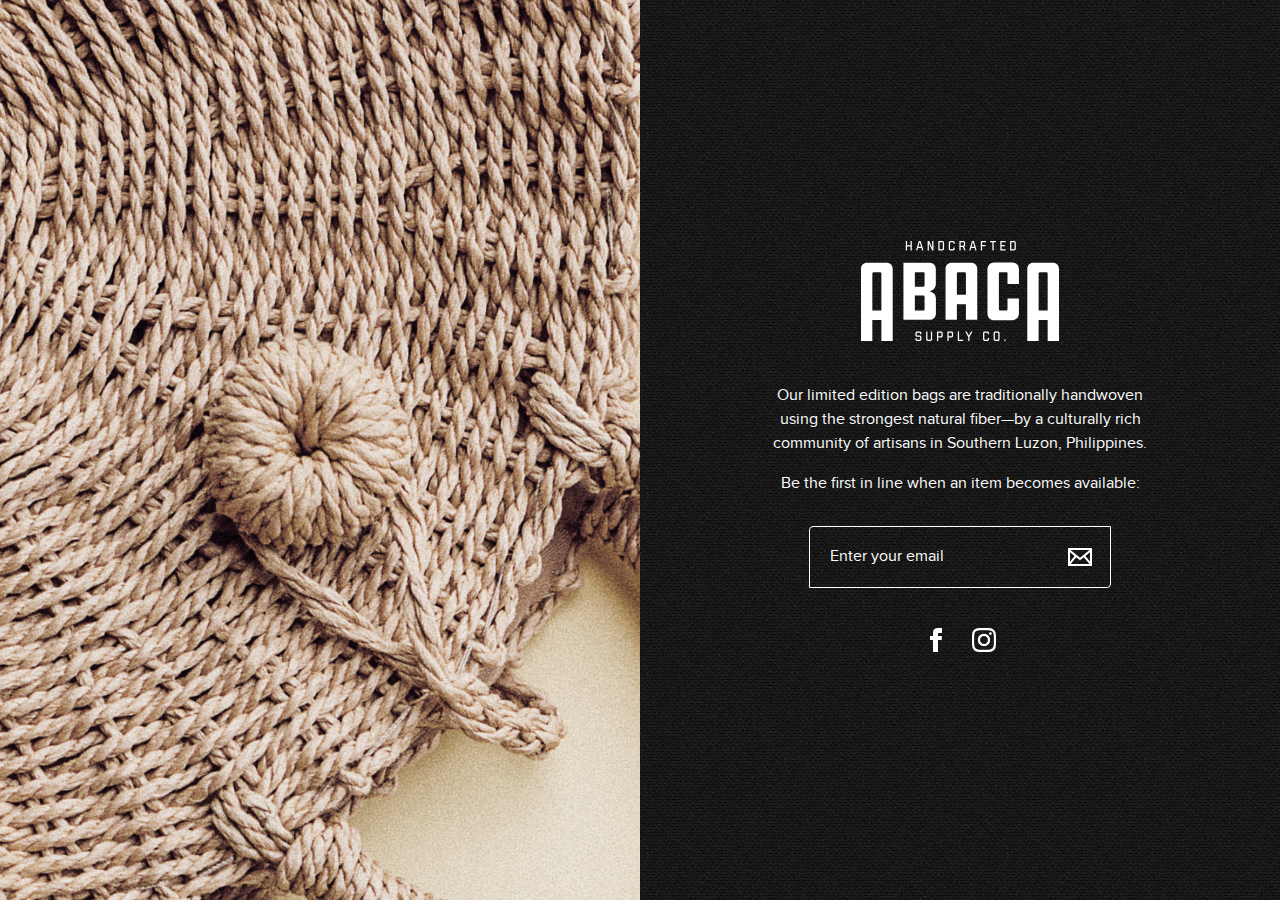
<file: index.html>
<!DOCTYPE html>
<html>

<head>
	<meta charset="utf-8">
	<meta http-equiv="X-UA-Compatible" content="IE=edge,chrome=1">
	<title>Abacá Supply Co.</title>
	<meta name="description" content="Limited edition bags handwoven with love from the strongest natural fiber. Blending modern aesthetic with traditional crafts of the Philippines.">
	<meta name="viewport" content="width=device-width, initial-scale=1">
	<meta name="google-site-verification" content="DSJknwVw5H9hIYhC2Dyl5qTvWIOnN7s2wYBX5uwSYG4" />
	<!-- Begin OpenGraph -->
	<meta property="og:title" content="Abacá Supply Co.">
	<meta property="og:site_name" content="Abacá Supply Co.">
	<meta property="og:url" content="https://abacasupply.com">
	<meta property="og:description" content="Limited edition bags handwoven with love from the strongest natural fiber. Blending modern aesthetic with traditional crafts of the Philippines.">
	<meta property="fb:app_id" content="293142208140610">
	<meta property="og:type" content="website">
	<meta property="og:image" content="https://abacasupply.com/assets/facebook.jpg" />
	<!-- End OpenGraph -->
	<!-- Begin Twitter Card -->
	<meta name="twitter:card" content="summary_large_image">
	<meta name="twitter:site" content="@abacasupply">
	<meta name="twitter:title" content="Abacá Supply Co.">
	<meta name="twitter:description" content="Limited edition bags handwoven with love from the strongest natural fiber. Blending modern aesthetic with traditional crafts of the Philippines.">
	<meta name="twitter:image:src" content="https://abacasupply.com/assets/twitter.jpg">
	<!-- End Twitter Card -->
	<!-- Begin Favicon -->
	<link rel="apple-touch-icon" sizes="180x180" href="/apple-touch-icon.png">
	<link rel="icon" type="image/png" sizes="32x32" href="/favicon-32x32.png">
	<link rel="icon" type="image/png" sizes="16x16" href="/favicon-16x16.png">
	<link rel="manifest" href="/site.webmanifest">
	<link rel="mask-icon" href="/safari-pinned-tab.svg" color="#1f1c1d">
	<meta name="msapplication-TileColor" content="#ffffff">
	<meta name="theme-color" content="#ffffff">
	<!-- End Favicon -->
	<link rel="stylesheet" href="fonts/fonts.css">
	<link rel="stylesheet" href="css/style.css">
	
</head>

<body>

	<div class="fs-split">

		<div class="split-image"></div>
		
		<div class="split-content">
		
			<div class="flex-item">
				<h1 class="logo"><img src="assets/logo-abacasupply.svg" height="100" alt="Abaca Supply Co." title="Abacá Supply Co."></h1>
				<p>Our limited edition bags are traditionally handwoven using the strongest natural fiber—by a culturally rich community of artisans in Southern Luzon, Philippines.</p>
				<p>Be the first in line when an item becomes available:</p>
				
				<!-- Begin MailChimp Signup Form -->
				<div id="mc_embed_signup">
					<form action="https://abacasupply.us18.list-manage.com/subscribe/post?u=c376c5a92672acf436a054237&amp;id=cdf78bb9ac" method="post" id="mc-embedded-subscribe-form" name="mc-embedded-subscribe-form" class="validate" novalidate>					  
					   <input type="email" value="" name="EMAIL" class="email" id="mce-EMAIL" placeholder="Enter your email" required>
					   <!-- real people should not fill this in and expect good things - do not remove this or risk form bot signups-->
					   <div style="position: absolute; left: -5000px;"><input type="text" name="b_5cbb7bd5872a19135e97e37a9_06aaaca00d" value=""></div>
					   <div class="clear"><input type="submit" value="" name="subscribe" id="mc-embedded-subscribe" class="submit"></div>
					</form>
				</div>
				
				<ul class="social">
					<li><a href="https://www.facebook.com/abacasupply/" target="_blank"><img src="assets/icon-facebook.svg" alt="Facebook" title="Facebook"></a></li>
					<li><a href="https://www.instagram.com/abacasupply/" target="_blank"><img src="assets/icon-instagram.svg" alt="Instagram" title="Instagram"></a></li>
				</ul>
			</div>
			
		</div>
		
	</div>

	<!-- Global site tag (gtag.js) - Google Analytics -->
	<script async src="https://www.googletagmanager.com/gtag/js?id=UA-42684475-4"></script>
	<script>
	  window.dataLayer = window.dataLayer || [];
	  function gtag(){dataLayer.push(arguments);}
	  gtag('js', new Date());

	  gtag('config', 'UA-42684475-4');
	</script>
	
</body>

</html>
</file>
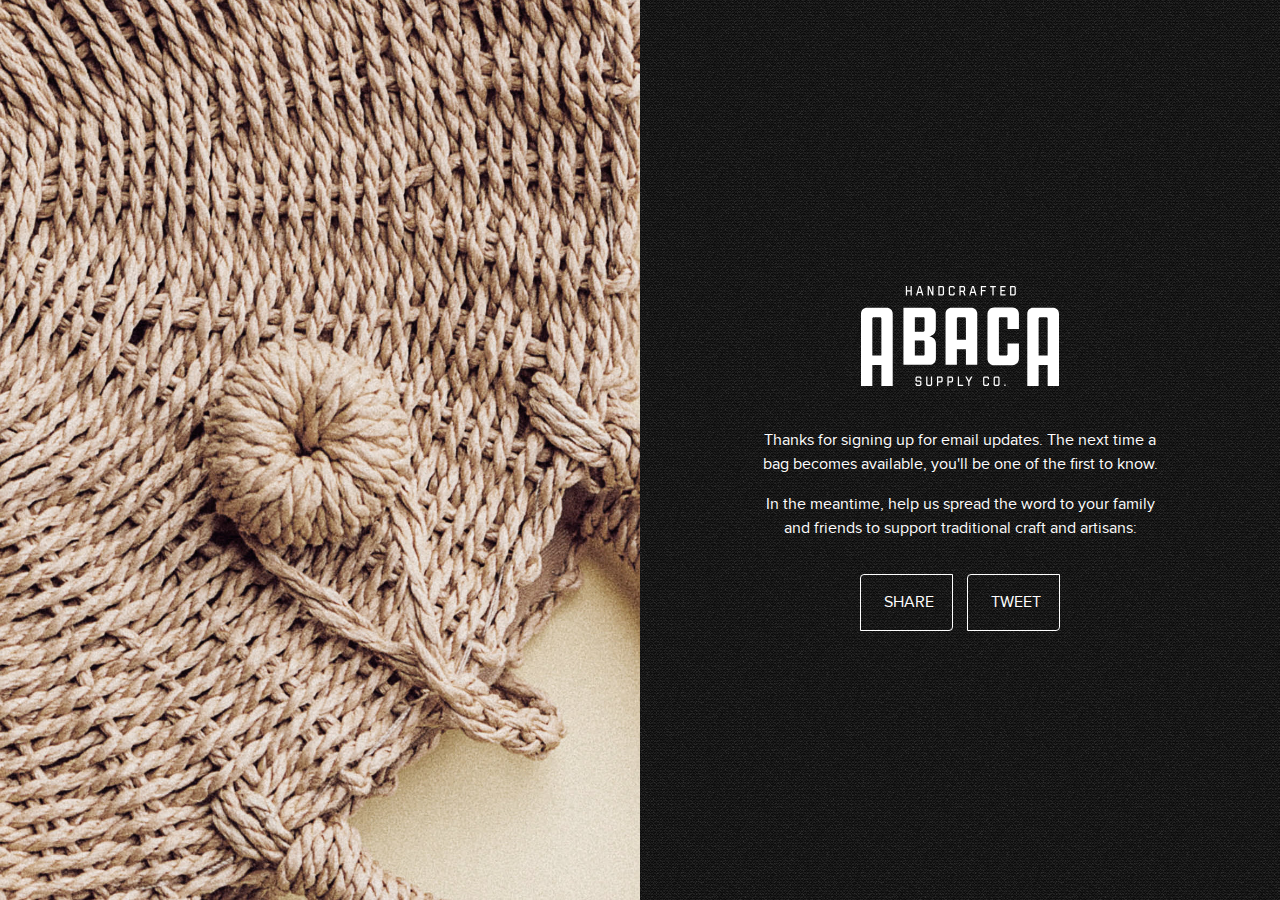
<file: success.html>
<!DOCTYPE html>
<html>

<head>
	<meta charset="utf-8">
	<meta http-equiv="X-UA-Compatible" content="IE=edge,chrome=1">
	<title>Abacá Supply Co.</title>
	<meta name="description" content="Limited edition bags handwoven with love from the strongest natural fiber. Blending modern aesthetic with traditional crafts of the Philippines.">
	<meta name="viewport" content="width=device-width, initial-scale=1">
	<link rel="apple-touch-icon" sizes="180x180" href="/apple-touch-icon.png">
	<link rel="icon" type="image/png" sizes="32x32" href="/favicon-32x32.png">
	<link rel="icon" type="image/png" sizes="16x16" href="/favicon-16x16.png">
	<link rel="manifest" href="/site.webmanifest">
	<link rel="mask-icon" href="/safari-pinned-tab.svg" color="#1f1c1d">
	<meta name="msapplication-TileColor" content="#ffffff">
	<meta name="theme-color" content="#ffffff">
	<meta name="robots" content="noindex">
	<link rel="stylesheet" href="fonts/fonts.css">
	<link rel="stylesheet" href="css/style.css">
	<link rel="stylesheet" href="https://use.fontawesome.com/releases/v5.2.0/css/all.css" integrity="sha384-hWVjflwFxL6sNzntih27bfxkr27PmbbK/iSvJ+a4+0owXq79v+lsFkW54bOGbiDQ" crossorigin="anonymous">
	
</head>

<body>

	<div class="fs-split">

		<div class="split-image"></div>
		
		<div class="split-content">

			<div class="flex-item">
				<h1 class="logo"><img src="assets/logo-abacasupply.svg" height="100" alt="Abaca Supply Co." title="Abacá Supply Co."></h1>
				<p>Thanks for signing up for email updates. The next time a bag becomes available, you'll be one of the first to know.</p>
				<p>In the meantime, help us spread the word to your family and friends to support traditional craft and artisans:</p>			
				<ul class="share">
					<li><a href="https://www.facebook.com/sharer/sharer.php?u=https%3A//abacasupply.com/" target="_blank"><i class="fab fa-facebook-f"></i> Share</a></li>
					<li><a href="https://twitter.com/home?status=Limited%20edition%20bags%20handwoven%20with%20love%20from%20the%20strongest%20natural%20fiber.%20Blending%20modern%20aesthetic%20with%20traditional%20crafts%20of%20the%20Philippines.%20http%3A//bit.ly/2v81RbE%20%23WaitingForSupply" target="_blank"><i class="fab fa-twitter"></i> Tweet</a></li>
				</ul>
			</div>
			
		</div>
		
	</div>

	<!-- Global site tag (gtag.js) - Google Analytics -->
	<script async src="https://www.googletagmanager.com/gtag/js?id=UA-42684475-4"></script>
	<script>
	  window.dataLayer = window.dataLayer || [];
	  function gtag(){dataLayer.push(arguments);}
	  gtag('js', new Date());

	  gtag('config', 'UA-42684475-4');
	</script>
	
</body>

</html>
</file>
<file: fonts/fonts.css>
/*! Generated by Font Squirrel (https://www.fontsquirrel.com) on July 28, 2018 */



@font-face {
    font-family: 'proxima_novaregular';
    src: url('proximanova-regular-webfont.woff2') format('woff2'),
         url('proximanova-regular-webfont.woff') format('woff');
    font-weight: normal;
    font-style: normal;

}
</file>
<file: css/style.css>
body {
	font-family: 'proxima_novaregular', sans-serif;
	font-size: 16px;
	line-height: 24px;
	-webkit-font-smoothing: antialiased;
	-moz-osx-font-smoothing: grayscale;
	color: #fff;
	background: #1f1c1d url(../assets/binding_dark.png);
	transition: background-color .5s;
	webkit-tap-highlight-color: #231f20;
	margin: 0;
}

.flex-container {
	display: -webkit-box;      /* OLD - iOS 6-, Safari 3.1-6 */
	display: -moz-box;         /* OLD - Firefox 19- (buggy but mostly works) */
	display: -webkit-flex;     /* NEW - Chrome */
	display: flex;             /* NEW, Spec - Opera 12.1, Firefox 20+ */
	-webkit-box-flex-direction: row;
	-moz-box-flex-direction: row;
	-webkit-flex-direction: row;
	flex-direction: row;
	position: fixed;
	top: 0;
	right: 0;
	bottom: 0;
	left: 0;
	width: 100%;
	height: 100%;
}
.flex-item {
	margin: auto;
	max-width: 400px;
	text-align: center;
	padding: 15px;
}

h1.logo {
	margin-top: 0;
	margin-bottom: 40px;
}

a {
	color: #fff;
	text-decoration: none;
    -o-transition: .5s;
    -ms-transition: .5s;
    -moz-transition: .5s;
    -webkit-transition: .5s;
    transition: .5s;
}

#mc_embed_signup {
	margin-top: 30px;
}
#mc_embed_signup form {
	position: relative;
	display: block;
	height: 60px;
	border-radius: 4px 0 4px 0;
	margin: 0 auto;
	overflow: hidden;
	border: 1px solid #fff;
	max-width: 300px;
}
#mc_embed_signup form input {
	line-height: 60px;
	padding: 0;
	border: none;
	outline: none;
	font-size: 16px;
	font-family: 'proxima_novaregular', sans-serif;
	color: #fff;
	background: transparent;
}
#mc_embed_signup form input:not([type=submit]) {
	width: 100%;
	display: block;
	padding: 0 0 0 20px;
}
#mc_embed_signup form input:not([type=email]) {
	position: absolute;
	width: 50px;
	height: 50px;
	line-height: 50px;
	top: 5px;
	right: 5px;
	padding: 0 20px;
	background: url('../assets/icon-email.svg') no-repeat center center;
	color: #fff;
	cursor: pointer;
	border: 0;
	-o-transition: .5s;
	-ms-transition: .5s;
	-moz-transition: .5s;
	-webkit-transition: .5s;
	transition: .5s;
}
#mc_embed_signup form input:not([type=email]):hover,
#mc_embed_signup form input:not([type=email]):focus {
	background: url('../assets/icon-paperplane.svg') no-repeat center center;
}
#mc_embed_signup form input:focus {
	outline: none;
	color: #fff;
}
#mc_embed_signup ::placeholder { /* Chrome, Firefox, Opera, Safari 10.1+ */
    color: #fff;
    opacity: 1; /* Firefox */
}
#mc_embed_signup :-ms-input-placeholder { /* Internet Explorer 10-11 */
    color: #fff;
}
#mc_embed_signup ::-ms-input-placeholder { /* Microsoft Edge */
    color: #fff;
}

ul.social {
	margin: 40px 0 0 0;
	padding: 0;
}
ul.social li {
	list-style-type: none;
	display: inline-block;
	padding: 0 10px;
}
ul.social li a:hover {
	opacity: 0.4;
}

ul.share {
	margin: 50px 0 0 0;
	padding: 0;
}
ul.share li {
	list-style-type: none;
	display: inline-block;
}
ul.share li a {
	padding: 18px;
	margin: 0 5px;
	border: 1px solid #fff;
	text-transform: uppercase;
	border-radius: 4px 0 4px 0;
	background-color: transparent;
}
ul.share li a:hover {
	background-color: #fff;
	color: #1f1c1d;
}
ul.share li a i {
	margin-right: 5px;
}

.fs-split {
  width: 100vw;
  height: 100vh;
  display: -webkit-box;
  display: -ms-flexbox;
  display: flex;
}
.fs-split .split-image {
    width: 50%;
    height: 100vh;
    background-image: url("../assets/background.jpg");
    background-position: center center;
    background-size: cover;
}
.fs-split .split-content {
	width: 50%;
	min-height: 100vh;
	display: -webkit-box;
	display: -ms-flexbox;
	display: flex;
	-webkit-box-align: center;
		-ms-flex-align: center;
			align-items: center;
	-webkit-box-pack: center;
		-ms-flex-pack: center;
			justify-content: center;
	overflow: auto;
}

@media (max-width: 800px) {
	.fs-split {
		height: auto;
		-ms-flex-wrap: wrap;
		    flex-wrap: wrap;
	}
    .fs-split .split-image {
		height: 30vh;
		width: 100%;
	}
	.fs-split .split-content {
		width: 100%;
		height: auto;
	}
	.fs-split .split-content .flex-item {
		padding: 60px;
	}
}

@media only screen and (max-width: 769px) {
	.flex-container {
		position: static;
		margin: 80px 0;
	}
}

::-moz-selection {
    text-shadow: none;
	color: #fff;
    background: #231f20;
}
::selection {
    text-shadow: none;
	color: #fff;
    background: #231f20;
}
img::selection {
    background: 0 0;
}
img::-moz-selection {
    background: 0 0;
}
</file>
